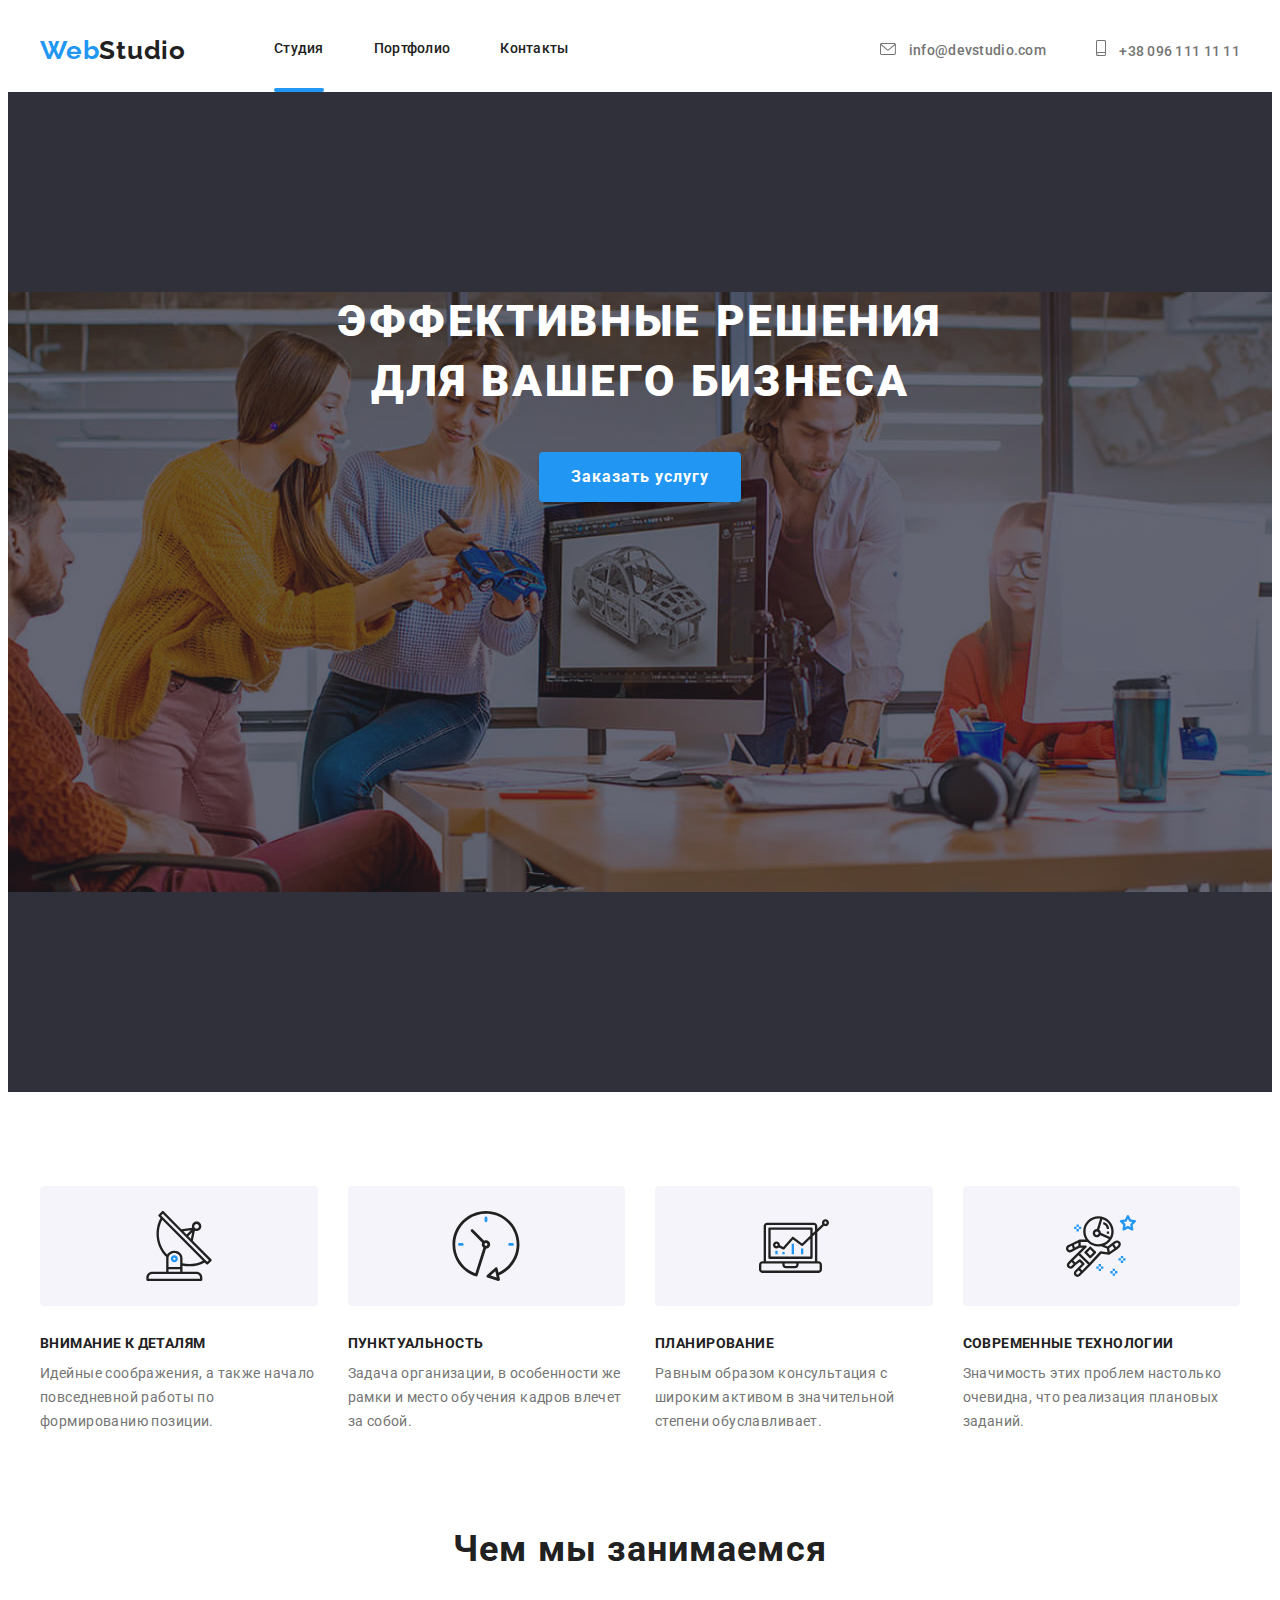
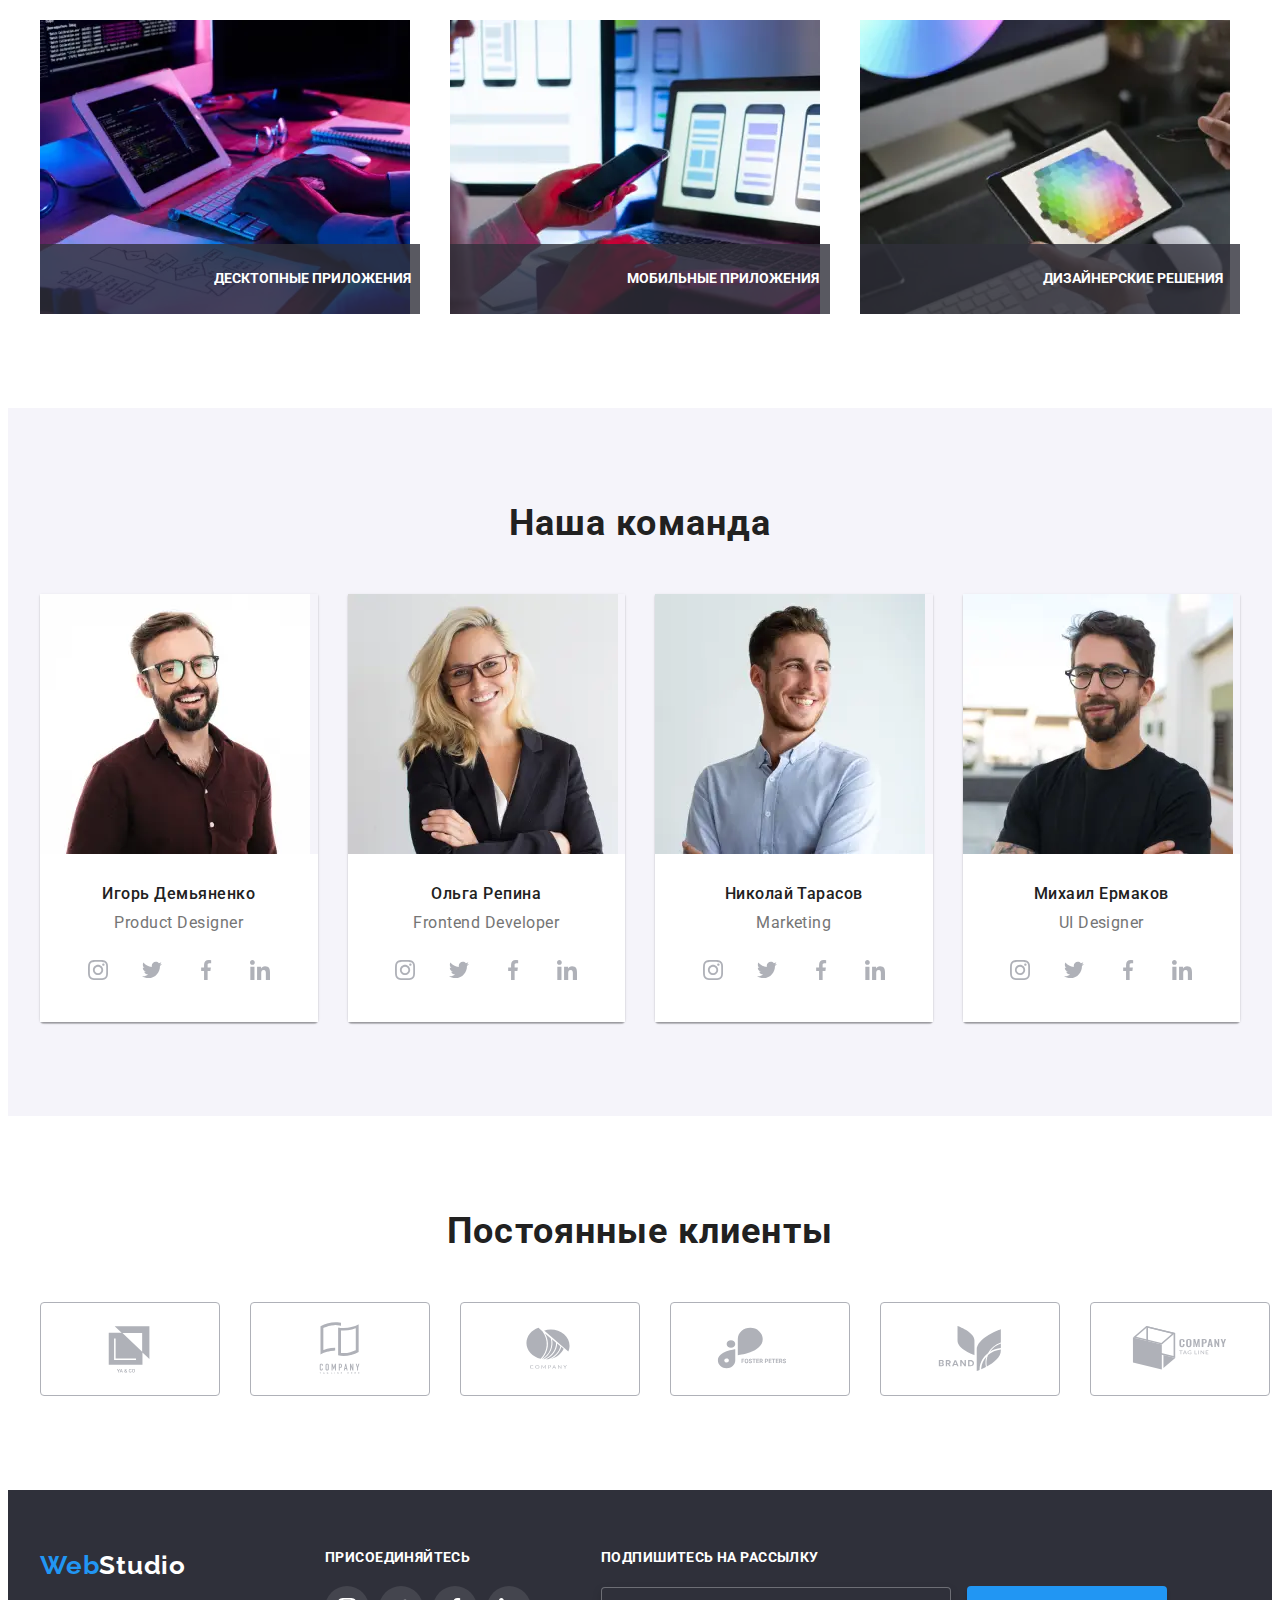
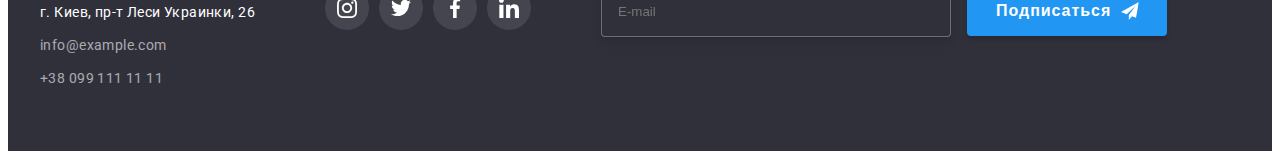
<file: index.html>
<!DOCTYPE html>
<html lang="ru">
  <head>
    <meta charset="UTF-8" />
    <meta http-equiv="X-UA-Compatible" content="IE=edge" />
    <meta name="viewport" content="width=device-width, initial-scale=1.0" />
    <title>WebStudio</title>
    <link rel="preconnect" href="https://fonts.googleapis.com" />
    <link rel="preconnect" href="https://fonts.gstatic.com" crossorigin />
    <link
      href="https://fonts.googleapis.com/css2?family=Raleway:wght@700&family=Roboto:wght@400;500;700;900&display=swap"
      rel="stylesheet"
    />
    <link
      rel="stylesheet"
      href="https://cdnjs.cloudflare.com/ajax/libs/modern-normalize/1.1.0/modern-normalize.min.css"
      integrity="sha512-wpPYUAdjBVSE4KJnH1VR1HeZfpl1ub8YT/NKx4PuQ5NmX2tKuGu6U/JRp5y+Y8XG2tV+wKQpNHVUX03MfMFn9Q=="
      crossorigin="anonymous"
      referrerpolicy="no-referrer"
    />
    <link rel="stylesheet" href="./css/main.min.css" />
  </head>
  <body>
    <div class="container"></div>
    <header class="header">
      <div class="container header-container">
        <nav class="header-nav">
          <a lang="en" href="index.html" class="header__logo link">
            <span class="web link">Web</span>Studio
          </a>
          <ul class="menu__list list">
            <li class="menu__item current">
              <a class="menu__link link" href="./index.html">Студия</a>
            </li>
            <li class="menu__item">
              <a class="menu__link link" href="./portfolio.html">Портфолио</a>
            </li>
            <li class="menu__item"><a class="menu__link link" href="">Контакты</a></li>
          </ul>
        </nav>

        <div class="mobile-menu" data-menu>
          <div class="mobile-form-block container">
            <button class="mobile-close-btn" data-menu-close>
              <svg class="mobile-btn-icon" width="40" height="40">
                <use href="./images/sprite.svg#close-mobile-icon"></use>
              </svg>
            </button>
            <ul class="mobile-menu-list list">
              <li class="mobile-menu-item">
                <a class="mobile-menu-link link" href="./index.html">Студия</a>
              </li>
              <li class="mobile-menu-item">
                <a class="mobile-menu-link link" href="./portfolio.html">Портфолио</a>
              </li>
              <li class="mobile-menu-item">
                <a class="mobile-menu-link link" href="">Контакты</a>
              </li>
            </ul>

            <div class="mobile-connect">
              <ul class="mobile-connect-list list">
                <li class="mobile-connect-tel">
                  <a class="mobile-link-tel link" href="tel:+380961111111">+38 096 111 11 11</a>
                </li>
                <li class="mobile-connect-mail">
                  <a class="mobile-link-mail link" href="mailto:info@devstudio.com"
                    >info@devstudio.com</a
                  >
                </li>
              </ul>
              <ul class="mobile-menu-social list">
                <li class="mobile-menu-social-item">
                  <a class="mobile-social-link link" href="#">Instagram</a>
                </li>
                <li class="mobile-menu-social-item">
                  <a class="mobile-social-link link" href="#">Twitter</a>
                </li>
                <li class="mobile-menu-social-item">
                  <a class="mobile-social-link link" href="#">Facebook</a>
                </li>
                <li class="mobile-menu-social-item">
                  <a class="mobile-social-link link" href="#">LinkedIn</a>
                </li>
              </ul>
            </div>
          </div>
        </div>
        <div class="header-connect">
          <ul class="nav__adress list">
            <li class="nav__item">
              <a class="header__mail link nav-connect" href="mailto:info@devstudio.com">
                <svg class="icon-mail" width="16" height="12">
                  <use href="./images/mail-tel.svg#icon-mail"></use>
                </svg>
                info@devstudio.com</a
              >
            </li>
            <li class="nav__item">
              <a class="header__tel link nav-connect" href="tel:+380961111111">
                <svg class="icon-mail" width="10" height="16">
                  <use href="./images/mail-tel.svg#icon-tell"></use>
                </svg>
                +38 096 111 11 11</a
              >
            </li>
          </ul>
        </div>
        <!-- start MB menu -->
        <button class="burger-btn" data-menu-open>
          <svg class="burger-btn-icon" width="40" height="40">
            <use href="./images/sprite.svg#icon-menu-btn"></use>
          </svg>
        </button>

        <!-- End MB menu -->
      </div>
    </header>
    <main>
      <section class="hero main">
        <div class="container hero-container">
          <h1 class="headlines hero-headlines">
            Эффективные решения <br />
            для вашего бизнеса
          </h1>
          <button class="button-service button-hero" data-modal-open type="button">
            Заказать услугу
          </button>
        </div>
      </section>

      <section class="about">
        <div class="container about-container">
          <ul class="hero-list list about-list">
            <li class="hero-menu about-item">
              <div class="hero-icon-list">
                <svg class="hero-icon-item">
                  <use href="./images/sprite.svg#icon-antenna"></use>
                </svg>
              </div>
              <h3 class="hero-item about-headlines">Внимание к деталям</h3>
              <p class="hero-pages hero-after-title">
                Идейные соображения, а также начало повседневной работы по формированию позиции.
              </p>
            </li>
            <li class="hero-menu about-item">
              <div class="hero-icon-list">
                <svg class="hero-icon-item">
                  <use href="./images/sprite.svg#icon-clock"></use>
                </svg>
              </div>
              <h3 class="hero-item about-headlines">Пунктуальность</h3>
              <p class="hero-pages hero-after-title">
                Задача организации, в особенности же рамки и место обучения кадров влечет за собой.
              </p>
            </li>
            <li class="hero-menu about-item">
              <div class="hero-icon-list">
                <svg class="hero-icon-item">
                  <use href="./images/sprite.svg#icon-diagram"></use>
                </svg>
              </div>
              <h3 class="hero-item about-headlines">Планирование</h3>
              <p class="hero-pages hero-after-title">
                Равным образом консультация с широким активом в значительной степени обуславливает.
              </p>
            </li>
            <li class="hero-menu about-item">
              <div class="hero-icon-list">
                <svg class="hero-icon-item">
                  <use href="./images/sprite.svg#icon-astronaut"></use>
                </svg>
              </div>
              <h3 class="hero-item about-headlines">Современные технологии</h3>
              <p class="hero-pages hero-after-title">
                Значимость этих проблем настолько очевидна, что реализация плановых заданий.
              </p>
            </li>
          </ul>
        </div>
      </section>
      <section class="activity">
        <div class="container activity-container">
          <ul class="activity-list list activity-menu">
            <li class="activity-item about-activity-item">
              <h3 class="activity-headlines">Чем мы занимаемся</h3>
            </li>
          </ul>
          <ul class="photo-list list">
            <li class="activity-photo">
              <div class="activity-photo-wrap">
                <picture>
                  <source
                    media="(min-width: 1200px)"
                    srcset="
                      ./images/occupation/occ-1-desktop.webp    1x,
                      ./images/occupation/occ-1-desktop@2x.webp 2x
                    "
                    type="image/webp"
                  />
                  <source
                    media="(min-width: 1200px)"
                    srcset="
                      ./images/occupation/occ-1-desktop.jpg    1x,
                      ./images/occupation/occ-1-desktop@2x.jpg 2x
                    "
                    type="image/webp"
                  />
                  <img src="./images/img1.jpg" alt="програмирование" />
                </picture>

                <p class="activity-text">Десктопные приложения</p>
              </div>
            </li>
            <li class="activity-photo">
              <div class="activity-photo-wrap">
                <picture>
                  <source
                    media="(min-width: 1200px)"
                    srcset="
                      ./images/occupation/occ-2-desktop.webp    1x,
                      ./images/occupation/occ-2-desktop@2x.webp 2x
                    "
                    type="image/webp"
                  />
                  <source
                    media="(min-width: 1200px)"
                    srcset="
                      ./images/occupation/occ-2-desktop.jpg    1x,
                      ./images/occupation/occ-2-desktop@2x.jpg 2x
                    "
                    type="image/webp"
                  />
                  <img src="./images/img2.jpg" alt="мобильные версии" />
                </picture>

                <p class="activity-text">Мобильные приложения</p>
              </div>
            </li>
            <li class="activity-photo">
              <div class="activity-photo-wrap">
                <picture>
                  <source
                    media="(min-width: 1200px)"
                    srcset="
                      ./images/occupation/occ-3-desktop.webp    1x,
                      ./images/occupation/occ-3-desktop@2x.webp 2x
                    "
                    type="image/webp"
                  />
                  <source
                    media="(min-width: 1200px)"
                    srcset="
                      ./images/occupation/occ-3-desktop.jpg    1x,
                      ./images/occupation/occ-3-desktop@2x.jpg 2x
                    "
                    type="image/webp"
                  />
                  <img src="./images/img3.jpg" alt="дизайн" />
                </picture>

                <p class="activity-text">Дизайнерские решения</p>
              </div>
            </li>
          </ul>
        </div>
      </section>
      <section class="team">
        <div class="container team-container">
          <h2 class="headline-teams about-teams">Наша команда</h2>
          <ul class="teams-list list teams-menu">
            <li class="team-photo">
              <picture>
                <source
                  media="(min-width: 1200px)"
                  srcset="
                    ./images/team/team-1-desktop.webp    1x,
                    ./images/team/team-1-desktop@2x.webp 2x
                  "
                  type="image/webp"
                />
                <source
                  media="(min-width: 1200px)"
                  srcset="
                    ./images/team/team-1-desktop.jpg    1x,
                    ./images/team/team-1-desktop@2x.jpg 2x
                  "
                  type="image/webp"
                />

                <source
                  media="(min-width: 768px)"
                  srcset="
                    ./images/team/team-1-tablet.webp    1x,
                    ./images/team/team-1-tablet@2x.webp 2x
                  "
                  type="image/webp"
                />
                <source
                  media="(min-width: 768px)"
                  srcset="./images/team/team-1-tablet.jpg 1x, ./images/team/team-1-tablet@2x.jpg 2x"
                  type="image/webp"
                />

                <source
                  media="(min-width: 480px)"
                  srcset="./images/team/team-1.webp 1x, ./images/team/team-1@2x.webp 2x"
                  type="image/webp"
                />
                <source
                  media="(min-width: 480px)"
                  srcset="./images/team/team-1.jpg 1x, ./images/team/team-1@2x.jpg 2x"
                  type="image/webp"
                />
                <img src="./images/masters-img-1.jpg" alt="Игорь Демьяненко" />
              </picture>

              <div class="team-photo-description">
                <h3 class="headline-team">Игорь Демьяненко</h3>
                <p class="team-pages" lang="en">Product Designer</p>
                <ul class="team-social social-list list">
                  <li class="team-icon-item">
                    <a href="" class="team-link">
                      <svg class="team-icon-svg" width="20" height="20">
                        <use href="./images/social-link.svg#icon-instagram"></use>
                      </svg>
                    </a>
                  </li>
                  <li class="team-icon-item">
                    <a href="" class="team-link">
                      <svg class="team-icon-svg" width="20" height="20">
                        <use href="./images/social-link.svg#icon-twitter"></use>
                      </svg>
                    </a>
                  </li>
                  <li class="team-icon-item">
                    <a href="" class="team-link">
                      <svg class="team-icon-svg" width="20" height="20">
                        <use href="./images/social-link.svg#icon-facebook"></use>
                      </svg>
                    </a>
                  </li>
                  <li class="team-icon-item">
                    <a href="" class="team-link">
                      <svg class="team-icon-svg" width="20" height="20">
                        <use href="./images/social-link.svg#icon-linkedin"></use>
                      </svg>
                    </a>
                  </li>
                </ul>
              </div>
            </li>
            <li class="team-photo">
              <picture>
                <source
                  media="(min-width: 1200px)"
                  srcset="
                    ./images/team/team-2-desktop.webp    1x,
                    ./images/team/team-2-desktop@2x.webp 2x
                  "
                  type="image/webp"
                />
                <source
                  media="(min-width: 1200px)"
                  srcset="
                    ./images/team/team-2-desktop.jpg    1x,
                    ./images/team/team-2-desktop@2x.jpg 2x
                  "
                  type="image/webp"
                />

                <source
                  media="(min-width: 768px)"
                  srcset="
                    ./images/team/team-2-tablet.webp    1x,
                    ./images/team/team-2-tablet@2x.webp 2x
                  "
                  type="image/webp"
                />
                <source
                  media="(min-width: 768px)"
                  srcset="./images/team/team-2-tablet.jpg 1x, ./images/team/team-2-tablet@2x.jpg 2x"
                  type="image/webp"
                />

                <source
                  media="(min-width: 480px)"
                  srcset="./images/team/team-2.webp 1x, ./images/team/team-2@2x.webp 2x"
                  type="image/webp"
                />
                <source
                  media="(min-width: 480px)"
                  srcset="./images/team/team-2.jpg 1x, ./images/team/team-2@2x.jpg 2x"
                  type="image/webp"
                />
                <img src="./images/masters-img-2.jpg" alt="Ольга Репина" />
              </picture>

              <div class="team-photo-description">
                <h3 class="headline-team">Ольга Репина</h3>
                <p class="team-pages" lang="en">Frontend Developer</p>
                <ul class="team-social social-list list">
                  <li class="team-icon-item">
                    <a href="" class="team-link">
                      <svg class="team-icon-svg" width="20" height="20">
                        <use href="./images/social-link.svg#icon-instagram"></use>
                      </svg>
                    </a>
                  </li>
                  <li class="team-icon-item">
                    <a href="" class="team-link">
                      <svg class="team-icon-svg" width="20" height="20">
                        <use href="./images/social-link.svg#icon-twitter"></use>
                      </svg>
                    </a>
                  </li>
                  <li class="team-icon-item">
                    <a href="" class="team-link">
                      <svg class="team-icon-svg" width="20" height="20">
                        <use href="./images/social-link.svg#icon-facebook"></use>
                      </svg>
                    </a>
                  </li>
                  <li class="team-icon-item">
                    <a href="" class="team-link">
                      <svg class="team-icon-svg" width="20" height="20">
                        <use href="./images/social-link.svg#icon-linkedin"></use>
                      </svg>
                    </a>
                  </li>
                </ul>
              </div>
            </li>
            <li class="team-photo">
              <picture>
                <source
                  media="(min-width: 1200px)"
                  srcset="
                    ./images/team/team-3-desktop.webp    1x,
                    ./images/team/team-3-desktop@2x.webp 2x
                  "
                  type="image/webp"
                />
                <source
                  media="(min-width: 1200px)"
                  srcset="
                    ./images/team/team-3-desktop.jpg    1x,
                    ./images/team/team-3-desktop@2x.jpg 2x
                  "
                  type="image/webp"
                />

                <source
                  media="(min-width: 768px)"
                  srcset="
                    ./images/team/team-3-tablet.webp    1x,
                    ./images/team/team-3-tablet@2x.webp 2x
                  "
                  type="image/webp"
                />
                <source
                  media="(min-width: 768px)"
                  srcset="./images/team/team-3-tablet.jpg 1x, ./images/team/team-3-tablet@2x.jpg 2x"
                  type="image/webp"
                />

                <source
                  media="(min-width: 480px)"
                  srcset="./images/team/team-3.webp 1x, ./images/team/team-3@2x.webp 2x"
                  type="image/webp"
                />
                <source
                  media="(min-width: 480px)"
                  srcset="./images/team/team-3.jpg 1x, ./images/team/team-3@2x.jpg 2x"
                  type="image/webp"
                />
                <img src="./images/masters-img-3.jpg" alt="Николай Тарасов" />
              </picture>
              <div class="team-photo-description">
                <h3 class="headline-team">Николай Тарасов</h3>
                <p class="team-pages" lang="en">Marketing</p>
                <ul class="team-social social-list list">
                  <li class="team-icon-item">
                    <a href="" class="team-link">
                      <svg class="team-icon-svg" width="20" height="20">
                        <use href="./images/social-link.svg#icon-instagram"></use>
                      </svg>
                    </a>
                  </li>
                  <li class="team-icon-item">
                    <a href="" class="team-link">
                      <svg class="team-icon-svg" width="20" height="20">
                        <use href="./images/social-link.svg#icon-twitter"></use>
                      </svg>
                    </a>
                  </li>
                  <li class="team-icon-item">
                    <a href="" class="team-link">
                      <svg class="team-icon-svg" width="20" height="20">
                        <use href="./images/social-link.svg#icon-facebook"></use>
                      </svg>
                    </a>
                  </li>
                  <li class="team-icon-item">
                    <a href="" class="team-link">
                      <svg class="team-icon-svg" width="20" height="20">
                        <use href="./images/social-link.svg#icon-linkedin"></use>
                      </svg>
                    </a>
                  </li>
                </ul>
              </div>
            </li>
            <li class="team-photo">
              <picture>
                <source
                  media="(min-width: 1200px)"
                  srcset="
                    ./images/team/team-4-desktop.webp    1x,
                    ./images/team/team-4-desktop@2x.webp 2x
                  "
                  type="image/webp"
                />
                <source
                  media="(min-width: 1200px)"
                  srcset="
                    ./images/team/team-4-desktop.jpg    1x,
                    ./images/team/team-4-desktop@2x.jpg 2x
                  "
                  type="image/webp"
                />

                <source
                  media="(min-width: 768px)"
                  srcset="
                    ./images/team/team-4-tablet.webp    1x,
                    ./images/team/team-4-tablet@2x.webp 2x
                  "
                  type="image/webp"
                />
                <source
                  media="(min-width: 768px)"
                  srcset="./images/team/team-4-tablet.jpg 1x, ./images/team/team-4-tablet@2x.jpg 2x"
                  type="image/webp"
                />

                <source
                  media="(min-width: 480px)"
                  srcset="./images/team/team-4.webp 1x, ./images/team/team-4@2x.webp 2x"
                  type="image/webp"
                />
                <source
                  media="(min-width: 480px)"
                  srcset="./images/team/team-4.jpg 1x, ./images/team/team-4@2x.jpg 2x"
                  type="image/webp"
                />
                <img src="./images/masters-img-4.jpg" alt="Михаил Ермаков" />
              </picture>

              <div class="team-photo-description">
                <h3 class="headline-team">Михаил Ермаков</h3>
                <p class="team-pages" lang="en">UI Designer</p>
                <ul class="team-social social-list list">
                  <li class="team-icon-item">
                    <a href="" class="team-link">
                      <svg class="team-icon-svg" width="20" height="20">
                        <use href="./images/social-link.svg#icon-instagram"></use>
                      </svg>
                    </a>
                  </li>
                  <li class="team-icon-item">
                    <a href="" class="team-link">
                      <svg class="team-icon-svg" width="20" height="20">
                        <use href="./images/social-link.svg#icon-twitter"></use>
                      </svg>
                    </a>
                  </li>
                  <li class="team-icon-item">
                    <a href="" class="team-link">
                      <svg class="team-icon-svg" width="20" height="20">
                        <use href="./images/social-link.svg#icon-facebook"></use>
                      </svg>
                    </a>
                  </li>
                  <li class="team-icon-item">
                    <a href="" class="team-link">
                      <svg class="team-icon-svg" width="20" height="20">
                        <use href="./images/social-link.svg#icon-linkedin"></use>
                      </svg>
                    </a>
                  </li>
                </ul>
              </div>
            </li>
          </ul>
        </div>
      </section>
      <section class="customers">
        <div class="container">
          <h2 class="headline-customers">Постоянные клиенты</h2>
          <ul class="customer-list list">
            <li class="customer-icon-list">
              <a href="" class="customer-link">
                <svg class="customer-icon-item">
                  <use href="./images/customers.svg#icon-logo1"></use>
                </svg>
              </a>
            </li>
            <li class="customer-icon-list">
              <a href="" class="customer-link">
                <svg class="customer-icon-item">
                  <use href="./images/customers.svg#icon-logo2"></use>
                </svg>
              </a>
            </li>
            <li class="customer-icon-list">
              <a href="" class="customer-link">
                <svg class="customer-icon-item">
                  <use href="./images/customers.svg#icon-logo3"></use>
                </svg>
              </a>
            </li>
            <li class="customer-icon-list">
              <a href="" class="customer-link">
                <svg class="customer-icon-item">
                  <use href="./images/customers.svg#icon-logo4"></use>
                </svg>
              </a>
            </li>
            <li class="customer-icon-list">
              <a href="" class="customer-link">
                <svg class="customer-icon-item">
                  <use href="./images/customers.svg#icon-logo5"></use>
                </svg>
              </a>
            </li>
            <li class="customer-icon-list">
              <a href="" class="customer-link">
                <svg class="customer-icon-item">
                  <use href="./images/customers.svg#icon-logo6"></use>
                </svg>
              </a>
            </li>
          </ul>
        </div>
      </section>
    </main>

    <footer class="footer">
      <div class="container footer-container">
        <div class="footer-adress-social">
          <div class="address-footer">
            <a lang="en" href="index.html" class="logo__footer link">
              <span class="web link">Web</span>Studio
            </a>
            <address class="footer-adress">
              <ul class="footer__list list">
                <li class="footer__item">
                  <a
                    class="footer-item__link link"
                    href="https://goo.gl/maps/RkRpiGDQGRwnNrZ36"
                    target="_blank"
                    rel="noopener noreferrer"
                  >
                    г. Киев, пр-т Леси Украинки, 26
                  </a>
                </li>
                <li class="footer__item">
                  <a class="footer__link link" href="mailto:info@example.com"> info@example.com </a>
                </li>
                <li class="footer__item">
                  <a class="footer__link link" href="tel:+380991111111"> +38 099 111 11 11 </a>
                </li>
              </ul>
            </address>
          </div>

          <div class="social-footer">
            <h2 class="footer-title">присоединяйтесь</h2>
            <ul class="footer-icon__list list">
              <li class="footer-icon__item">
                <a href="" class="footer-icon__link">
                  <svg class="footer-icon-svg" width="20" height="20">
                    <use href="./images/social-link.svg#icon-instagram"></use>
                  </svg>
                </a>
              </li>
              <li class="footer-icon__item">
                <a href="" class="footer-icon__link">
                  <svg class="footer-icon-svg" width="20" height="20">
                    <use href="./images/social-link.svg#icon-twitter"></use>
                  </svg>
                </a>
              </li>
              <li class="footer-icon__item">
                <a href="" class="footer-icon__link">
                  <svg class="footer-icon-svg" width="20" height="20">
                    <use href="./images/social-link.svg#icon-facebook"></use>
                  </svg>
                </a>
              </li>
              <li class="footer-icon__item">
                <a href="" class="footer-icon__link">
                  <svg class="footer-icon-svg" width="20" height="20">
                    <use href="./images/social-link.svg#icon-linkedin"></use>
                  </svg>
                </a>
              </li>
            </ul>
          </div>
        </div>

        <div class="subscribe">
          <form action="#" class="subscribe-form">
            <p class="subscribe-form-pages">Подпишитесь на рассылку</p>
            <input
              type="email"
              class="modal-form__mail"
              name="user-email"
              placeholder="E-mail"
              pattern="[a-z0-9._%+-]+@[a-z0-9.-]+\.[a-z]{2,4}$"
              title="mail@mail.com"
            />

            <button type="submit" class="subscribe-form__button">
              Подписаться
              <svg class="submit-icon" width="24" height="24">
                <use href="./images/sprite.svg#icon-telegram"></use>
              </svg>
            </button>
          </form>
        </div>
      </div>
    </footer>
    <div class="backdrop is-hidden" data-modal>
      <div class="modal">
        <button type="button" class="modal-btn" data-modal-close>
          <svg class="modal-close-icon" width="11" height="11">
            <use href="./images/sprite.svg#icon-close"></use>
          </svg>
        </button>
        <form action="#" class="modal-form">
          <p class="modal-form-head">Оставьте свои данные, мы вам перезвоним</p>
          <label class="modal-form-field"
            >Имя
            <span class="modal-form-wrapper">
              <input
                type="text"
                class="modal-form-input"
                name="user-name"
                minlength="2"
                pattern="[a-zA-Zа-яёА-ЯЁ]+"
                title="Имя должно содержать символы кириллицы или латиницы"
                required
              />
              <svg class="modal-form-icon" width="12" height="12">
                <use href="./images/sprite.svg#icon-form-user"></use>
              </svg>
            </span>
          </label>

          <label class="modal-form-field"
            >Телефон
            <span class="modal-form-wrapper">
              <input
                type="tel"
                class="modal-form-input"
                name="user-tel"
                pattern="[0-9]{3}-[0-9]{3}-[0-9]{2}-[0-9]{2}"
                title="099-999-99-99"
                required
              />
              <svg class="modal-form-icon" width="13" height="13">
                <use href="./images/sprite.svg#icon-form-tel"></use>
              </svg>
            </span>
          </label>

          <label class="modal-form-field"
            >Почта
            <span class="modal-form-wrapper">
              <input
                type="email"
                class="modal-form-input"
                name="user-email"
                pattern="[a-z0-9._%+-]+@[a-z0-9.-]+\.[a-z]{2,4}$"
                title="mail@mail.com"
                required
              />

              <svg class="modal-form-icon" width="15" height="12">
                <use href="./images/sprite.svg#icon-form-mail"></use>
              </svg>
            </span>
          </label>

          <label class="modal-form-field"
            >Комментарий
            <textarea
              class="modal-form-message"
              name="user-message"
              placeholder="Введите текст"
            ></textarea>
          </label>
          <input type="checkbox" id="accept-policy" class="modal-form-checkbox visually-hidden" />
          <label for="accept-policy" class="modal-form-check-box-label"
            >Соглашаюсь с рассылкой и принимаю&nbsp;
            <a class="modal-form-chekbox-link" href="./index.html">Условия договора</a></label
          >

          <button class="modal-form-button" type="submit">Отправить</button>
        </form>
      </div>
    </div>
    <script src="./js/modal.js"></script>
    <script src="./js/mobile-menu.js"></script>
  </body>
</html>
</file>
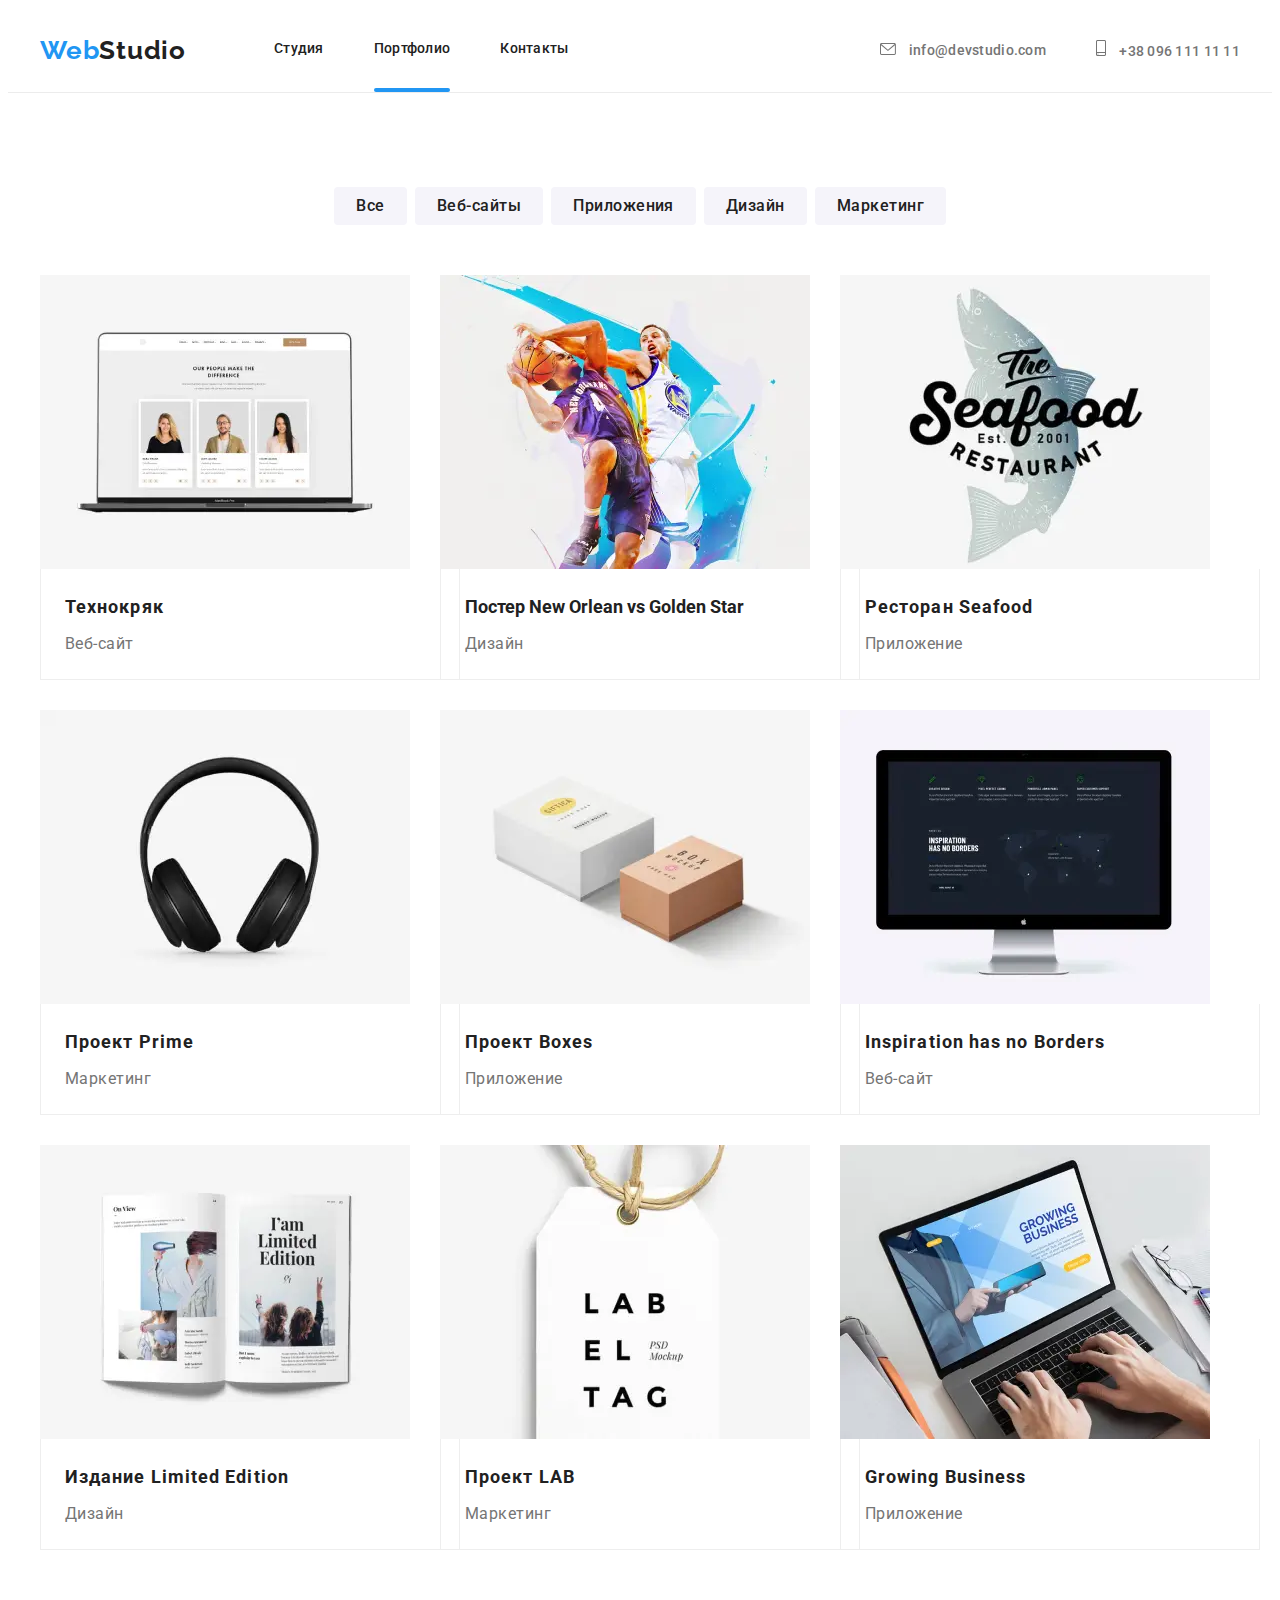
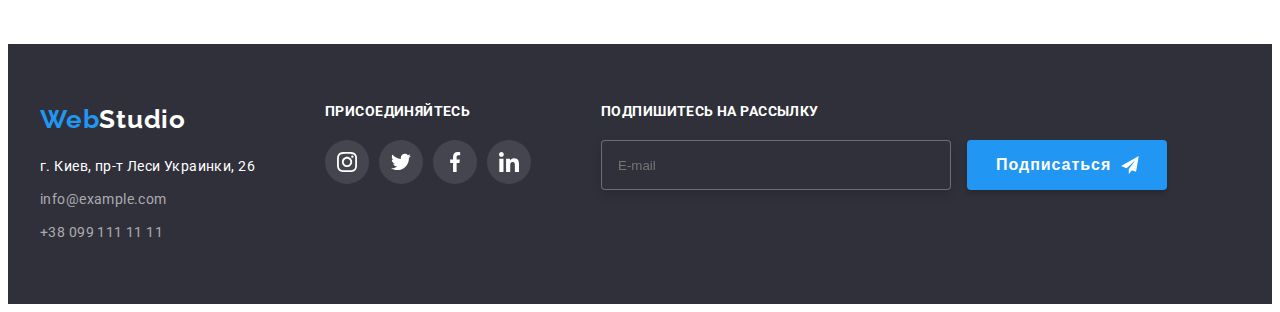
<file: portfolio.html>
<!DOCTYPE html>
<html lang="ru">
  <head>
    <meta charset="UTF-8" />
    <meta http-equiv="X-UA-Compatible" content="IE=edge" />
    <meta name="viewport" content="width=device-width, initial-scale=1.0" />
    <title>WebStudio</title>
    <link rel="preconnect" href="https://fonts.googleapis.com" />
    <link rel="preconnect" href="https://fonts.gstatic.com" crossorigin />
    <link
      href="https://fonts.googleapis.com/css2?family=Raleway:wght@700&family=Roboto:wght@400;500;700;900&display=swap"
      rel="stylesheet"
    />
    <link
      rel="stylesheet"
      href="https://cdnjs.cloudflare.com/ajax/libs/modern-normalize/1.1.0/modern-normalize.min.css"
      integrity="sha512-wpPYUAdjBVSE4KJnH1VR1HeZfpl1ub8YT/NKx4PuQ5NmX2tKuGu6U/JRp5y+Y8XG2tV+wKQpNHVUX03MfMFn9Q=="
      crossorigin="anonymous"
      referrerpolicy="no-referrer"
    />
    <link rel="stylesheet" href="./css/main.min.css" />
  </head>
  <body>
    <div class="container"></div>
    <header class="header header-line">
      <div class="container header-container">
        <nav class="header-nav">
          <a lang="en" href="index.html" class="header__logo link">
            <span class="web link">Web</span>Studio
          </a>
          <ul class="menu__list list">
            <li class="menu__item ">
              <a class="menu__link link" href="./index.html">Студия</a>
            </li>
            <li class="menu__item current">
              <a class="menu__link link" href="./portfolio.html">Портфолио</a>
            </li>
            <li class="menu__item"><a class="menu__link link" href="">Контакты</a></li>
          </ul>
        </nav>

        <div class="mobile-menu" data-menu>
          <div class="mobile-form-block container">
            <button class="mobile-close-btn" data-menu-close>
              <svg class="mobile-btn-icon" width="40" height="40">
                <use href="./images/sprite.svg#close-mobile-icon"></use>
              </svg>
            </button>
            <ul class="mobile-menu-list list">
              <li class="mobile-menu-item">
                <a class="mobile-menu-link link" href="./index.html">Студия</a>
              </li>
              <li class="mobile-menu-item">
                <a class="mobile-menu-link link" href="./portfolio.html">Портфолио</a>
              </li>
              <li class="mobile-menu-item">
                <a class="mobile-menu-link link" href="">Контакты</a>
              </li>
            </ul>

            <div class="mobile-connect">
              <ul class="mobile-connect-list list">
                <li class="mobile-connect-tel">
                  <a class="mobile-link-tel link" href="tel:+380961111111">+38 096 111 11 11</a>
                </li>
                <li class="mobile-connect-mail">
                  <a class="mobile-link-mail link" href="mailto:info@devstudio.com"
                    >info@devstudio.com</a
                  >
                </li>
              </ul>
              <ul class="mobile-menu-social list">
                <li class="mobile-menu-social-item">
                  <a class="mobile-social-link link" href="#">Instagram</a>
                </li>
                <li class="mobile-menu-social-item">
                  <a class="mobile-social-link link" href="#">Twitter</a>
                </li>
                <li class="mobile-menu-social-item">
                  <a class="mobile-social-link link" href="#">Facebook</a>
                </li>
                <li class="mobile-menu-social-item">
                  <a class="mobile-social-link link" href="#">LinkedIn</a>
                </li>
              </ul>
            </div>
          </div>
        </div>
        <div class="header-connect">
          <ul class="nav__adress list">
            <li class="nav__item">
              <a class="header__mail link nav-connect" href="mailto:info@devstudio.com">
                <svg class="icon-mail" width="16" height="12">
                  <use href="./images/mail-tel.svg#icon-mail"></use>
                </svg>
                info@devstudio.com</a
              >
            </li>
            <li class="nav__item">
              <a class="header__tel link nav-connect" href="tel:+380961111111">
                <svg class="icon-mail" width="10" height="16">
                  <use href="./images/mail-tel.svg#icon-tell"></use>
                </svg>
                +38 096 111 11 11</a
              >
            </li>
          </ul>
        </div>
        <!-- start MB menu -->
        <button class="burger-btn" data-menu-open>
          <svg class="burger-btn-icon" width="40" height="40">
            <use href="./images/sprite.svg#icon-menu-btn"></use>
          </svg>
        </button>

        <!-- End MB menu -->
      </div>
    </header>
    <main>
      <section class="buttons">
        <div class="container">
          <ul class="buttons-menu buttons-container list">
            <li class="button-item">
              <button class="button-chapter" type="button">Все</button>
            </li>
            <li class="button-item">
              <button class="button-chapter" type="button">Веб-сайты</button>
            </li>
            <li class="button-item">
              <button class="button-chapter" type="button">Приложения</button>
            </li>
            <li class="button-item">
              <button class="button-chapter" type="button">Дизайн</button>
            </li>
            <li class="button-item">
              <button class="button-chapter" type="button">Маркетинг</button>
            </li>
          </ul>
          <ul class="photo-menu list">
            <li class="photo-item">
              <div class="photo-item-wrap">
                <a href="" class="photo-focus link">
                  <picture>
                <source
                  media="(min-width: 1200px)"
                  srcset="
                    ./images/works/works-1-desktop.webp    1x,
                    ./images/works/works-1-desktop@2x.webp 2x
                  "
                  type="image/webp"
                />
                <source
                  media="(min-width: 1200px)"
                  srcset="
                    ./images/works/works-1-desktop.jpg    1x,
                    ./images/works/works-1-desktop@2x.jpg 2x
                  "
                  type="image/webp"
                />

                <source
                  media="(min-width: 768px)"
                  srcset="
                    ./images/works/works-1-tablet.webp    1x,
                    ./images/works/works-1-tablet@2x.webp 2x
                  "
                  type="image/webp"
                />
                <source
                  media="(min-width: 768px)"
                  srcset="
                    ./images/works/works-1-tablet.jpg    1x,
                    ./images/works/works-1-tablet@2x.jpg 2x
                  "
                  type="image/webp"
                />

                <source
                  media="(min-width: 480px)"
                  srcset="./images/works/works-1.webp 1x, ./images/works/works-1@2x.webp 2x"
                  type="image/webp"
                />
                <source
                  media="(min-width: 480px)"
                  srcset="./images/works/works-1.jpg 1x, ./images/works/works-1@2x.jpg 2x"
                  type="image/webp"
                />
                <img src="./images/portfolio/techno-crack.jpg" alt="техно-кряк"/>
              </picture>
                
                <p class="photo-text">
                  Технокряк это современная площадка распространения коронавируса. Компании
                  используют эту платформу для цифрового шпионажа и атак на защищённые сервера
                  конкурентов.
                </p>
              </div>
                <div class="photo-description">
                  <h3 class="photo-headline">Технокряк</h3>
                  <p class="photo-pages">Веб-сайт</p>
                </div>
              </a>
            </li>
            <li class="photo-item">
              <div class="photo-item-wrap">
              <a href="" class="photo-focus link">
                <picture>
                <source
                  media="(min-width: 1200px)"
                  srcset="
                    ./images/works/works-2-desktop.webp    1x,
                    ./images/works/works-2-desktop@2x.webp 2x
                  "
                  type="image/webp"
                />
                <source
                  media="(min-width: 1200px)"
                  srcset="
                    ./images/works/works-2-desktop.jpg    1x,
                    ./images/works/works-2-desktop@2x.jpg 2x
                  "
                  type="image/webp"
                />

                <source
                  media="(min-width: 768px)"
                  srcset="
                    ./images/works/works-2-tablet.webp    1x,
                    ./images/works/works-2-tablet@2x.webp 2x
                  "
                  type="image/webp"
                />
                <source
                  media="(min-width: 768px)"
                  srcset="
                    ./images/works/works-2-tablet.jpg    1x,
                    ./images/works/works-2-tablet@2x.jpg 2x
                  "
                  type="image/webp"
                />

                <source
                  media="(min-width: 480px)"
                  srcset="./images/works/works-2.webp 1x, ./images/works/works-2@2x.webp 2x"
                  type="image/webp"
                />
                <source
                  media="(min-width: 480px)"
                  srcset="./images/works/works-2.jpg 1x, ./images/works/works-2@2x.jpg 2x"
                  type="image/webp"
                />
                <img src="./images/portfolio/bascketbal.jpg" alt="Баскетбол"/>
              </picture>
                <p class="photo-text">
                  Технокряк это современная площадка распространения коронавируса. Компании
                  используют эту платформу для цифрового шпионажа и атак на защищённые сервера
                  конкурентов.
                </p>
                </div>
                <div class="photo-description">
                  <h3 class="photo-headline-letter">
                    Постер <span lang="en">New Orlean vs Golden Star</span>
                  </h3>
                  <p class="photo-pages">Дизайн</p>
                
                </div>
              </a>
            </li>
            <li class="photo-item">
              <div class="photo-item-wrap">
              <a href="" class="photo-focus link">
                <picture>
                <source
                  media="(min-width: 1200px)"
                  srcset="
                    ./images/works/works-3-desktop.webp    1x,
                    ./images/works/works-3-desktop@2x.webp 2x
                  "
                  type="image/webp"
                />
                <source
                  media="(min-width: 1200px)"
                  srcset="
                    ./images/works/works-3-desktop.jpg    1x,
                    ./images/works/works-3-desktop@2x.jpg 2x
                  "
                  type="image/webp"
                />

                <source
                  media="(min-width: 768px)"
                  srcset="
                    ./images/works/works-3-tablet.webp    1x,
                    ./images/works/works-3-tablet@2x.webp 2x
                  "
                  type="image/webp"
                />
                <source
                  media="(min-width: 768px)"
                  srcset="
                    ./images/works/works-3-tablet.jpg    1x,
                    ./images/works/works-3-tablet@2x.jpg 2x
                  "
                  type="image/webp"
                />

                <source
                  media="(min-width: 480px)"
                  srcset="./images/works/works-3.webp 1x, ./images/works/works-3@2x.webp 2x"
                  type="image/webp"
                />
                <source
                  media="(min-width: 480px)"
                  srcset="./images/works/works-3.jpg 1x, ./images/works/works-3@2x.jpg 2x"
                  type="image/webp"
                />
                <img src="./images/portfolio/seafood.jpg" alt="Ресторан"/>
              </picture>
                <p class="photo-text">
                  Технокряк это современная площадка распространения коронавируса. Компании
                  используют эту платформу для цифрового шпионажа и атак на защищённые сервера
                  конкурентов.
                </p>
                </div>
                <div class="photo-description">
                  <h3 class="photo-headline">Ресторан <span lang="en">Seafood</span></h3>
                  <p class="photo-pages">Приложение</p>
                
                </div>
              </a>
            </li>
            <li class="photo-item">
              <div class="photo-item-wrap">
              <a href="" class="photo-focus link">
                <picture>
                <source
                  media="(min-width: 1200px)"
                  srcset="
                    ./images/works/works-4-desktop.webp    1x,
                    ./images/works/works-4-desktop@2x.webp 2x
                  "
                  type="image/webp"
                />
                <source
                  media="(min-width: 1200px)"
                  srcset="
                    ./images/works/works-4-desktop.jpg    1x,
                    ./images/works/works-4-desktop@2x.jpg 2x
                  "
                  type="image/webp"
                />

                <source
                  media="(min-width: 768px)"
                  srcset="
                    ./images/works/works-4-tablet.webp    1x,
                    ./images/works/works-4-tablet@2x.webp 2x
                  "
                  type="image/webp"
                />
                <source
                  media="(min-width: 768px)"
                  srcset="
                    ./images/works/works-4-tablet.jpg    1x,
                    ./images/works/works-4-tablet@2x.jpg 2x
                  "
                  type="image/webp"
                />

                <source
                  media="(min-width: 480px)"
                  srcset="./images/works/works-4.webp 1x, ./images/works/works-4@2x.webp 2x"
                  type="image/webp"
                />
                <source
                  media="(min-width: 480px)"
                  srcset="./images/works/works-4.jpg 1x, ./images/works/works-4@2x.jpg 2x"
                  type="image/webp"
                />
                <img src="./images/portfolio/prime.jpg" alt="Наушники"/>
              </picture>
                <p class="photo-text">
                  Технокряк это современная площадка распространения коронавируса. Компании
                  используют эту платформу для цифрового шпионажа и атак на защищённые сервера
                  конкурентов.
                </p>
                </div>
                <div class="photo-description">
                  <h3 class="photo-headline">Проект <span lang="en">Prime</span></h3>
                  <p class="photo-pages">Маркетинг</p>
                
                </div>
              </a>
            </li>
            <li class="photo-item">
              <div class="photo-item-wrap">
              <a href="" class="photo-focus link">
                <picture>
                <source
                  media="(min-width: 1200px)"
                  srcset="
                    ./images/works/works-5-desktop.webp    1x,
                    ./images/works/works-5-desktop@2x.webp 2x
                  "
                  type="image/webp"
                />
                <source
                  media="(min-width: 1200px)"
                  srcset="
                    ./images/works/works-5-desktop.jpg    1x,
                    ./images/works/works-5-desktop@2x.jpg 2x
                  "
                  type="image/webp"
                />

                <source
                  media="(min-width: 768px)"
                  srcset="
                    ./images/works/works-5-tablet.webp    1x,
                    ./images/works/works-5-tablet@2x.webp 2x
                  "
                  type="image/webp"
                />
                <source
                  media="(min-width: 768px)"
                  srcset="
                    ./images/works/works-5-tablet.jpg    1x,
                    ./images/works/works-5-tablet@2x.jpg 2x
                  "
                  type="image/webp"
                />

                <source
                  media="(min-width: 480px)"
                  srcset="./images/works/works-5.webp 1x, ./images/works/works-5@2x.webp 2x"
                  type="image/webp"
                />
                <source
                  media="(min-width: 480px)"
                  srcset="./images/works/works-5.jpg 1x, ./images/works/works-5@2x.jpg 2x"
                  type="image/webp"
                />
                <img src="./images/portfolio/boxes.jpg" alt="коробки"/>
              </picture>
                <p class="photo-text">
                  Технокряк это современная площадка распространения коронавируса. Компании
                  используют эту платформу для цифрового шпионажа и атак на защищённые сервера
                  конкурентов.
                </p>
                </div>
                <div class="photo-description">
                  <h3 class="photo-headline">Проект <span lang="en">Boxes</span></h3>
                  <p class="photo-pages">Приложение</p>
                
                </div>
              </a>
            </li>
            <li class="photo-item">
              <div class="photo-item-wrap">
              <a href="" class="photo-focus link">
                <picture>
                <source
                  media="(min-width: 1200px)"
                  srcset="
                    ./images/works/works-6-desktop.webp    1x,
                    ./images/works/works-6-desktop@2x.webp 2x
                  "
                  type="image/webp"
                />
                <source
                  media="(min-width: 1200px)"
                  srcset="
                    ./images/works/works-6-desktop.jpg    1x,
                    ./images/works/works-6-desktop@2x.jpg 2x
                  "
                  type="image/webp"
                />

                <source
                  media="(min-width: 768px)"
                  srcset="
                    ./images/works/works-6-tablet.webp    1x,
                    ./images/works/works-6-tablet@2x.webp 2x
                  "
                  type="image/webp"
                />
                <source
                  media="(min-width: 768px)"
                  srcset="
                    ./images/works/works-6-tablet.jpg    1x,
                    ./images/works/works-6-tablet@2x.jpg 2x
                  "
                  type="image/webp"
                />

                <source
                  media="(min-width: 480px)"
                  srcset="./images/works/works-6.webp 1x, ./images/works/works-6@2x.webp 2x"
                  type="image/webp"
                />
                <source
                  media="(min-width: 480px)"
                  srcset="./images/works/works-6.jpg 1x, ./images/works/works-6@2x.jpg 2x"
                  type="image/webp"
                />
                <img src="./images/portfolio/borders.jpg" alt="интерактивная карта"/>
              </picture>
                <p class="photo-text">
                  Технокряк это современная площадка распространения коронавируса. Компании
                  используют эту платформу для цифрового шпионажа и атак на защищённые сервера
                  конкурентов.
                </p>
                </div>
                <div class="photo-description">
                  <h3 lang="en" class="photo-headline">Inspiration has no Borders</h3>
                  <p class="photo-pages">Веб-сайт</p>
                
                </div>
              </a>
            </li>
            <li class="photo-item">
              <div class="photo-item-wrap">
              <a href="" class="photo-focus link">
                <picture>
                <source
                  media="(min-width: 1200px)"
                  srcset="
                    ./images/works/works-7-desktop.webp    1x,
                    ./images/works/works-7-desktop@2x.webp 2x
                  "
                  type="image/webp"
                />
                <source
                  media="(min-width: 1200px)"
                  srcset="
                    ./images/works/works-7-desktop.jpg    1x,
                    ./images/works/works-7-desktop@2x.jpg 2x
                  "
                  type="image/webp"
                />

                <source
                  media="(min-width: 768px)"
                  srcset="
                    ./images/works/works-7-tablet.webp    1x,
                    ./images/works/works-7-tablet@2x.webp 2x
                  "
                  type="image/webp"
                />
                <source
                  media="(min-width: 768px)"
                  srcset="
                    ./images/works/works-7-tablet.jpg    1x,
                    ./images/works/works-7-tablet@2x.jpg 2x
                  "
                  type="image/webp"
                />

                <source
                  media="(min-width: 480px)"
                  srcset="./images/works/works-7.webp 1x, ./images/works/works-7@2x.webp 2x"
                  type="image/webp"
                />
                <source
                  media="(min-width: 480px)"
                  srcset="./images/works/works-7.jpg 1x, ./images/works/works-7@2x.jpg 2x"
                  type="image/webp"
                />
                <img src="./images/portfolio/limited-edition.jpg" alt="издание"/>
              </picture>
                <p class="photo-text">
                  Технокряк это современная площадка распространения коронавируса. Компании
                  используют эту платформу для цифрового шпионажа и атак на защищённые сервера
                  конкурентов.
                </p>
                </div>
                <div class="photo-description">
                  <h3 class="photo-headline">Издание <span lang="en">Limited Edition</span></h3>
                  <p class="photo-pages">Дизайн</p>
                
                </div>
              </a>
            </li>
            <li class="photo-item">
              <div class="photo-item-wrap">
              <a href="" class="photo-focus link">
                <picture>
                <source
                  media="(min-width: 1200px)"
                  srcset="
                    ./images/works/works-8-desktop.webp    1x,
                    ./images/works/works-8-desktop@2x.webp 2x
                  "
                  type="image/webp"
                />
                <source
                  media="(min-width: 1200px)"
                  srcset="
                    ./images/works/works-8-desktop.jpg    1x,
                    ./images/works/works-8-desktop@2x.jpg 2x
                  "
                  type="image/webp"
                />

                <source
                  media="(min-width: 768px)"
                  srcset="
                    ./images/works/works-8-tablet.webp    1x,
                    ./images/works/works-8-tablet@2x.webp 2x
                  "
                  type="image/webp"
                />
                <source
                  media="(min-width: 768px)"
                  srcset="
                    ./images/works/works-8-tablet.jpg    1x,
                    ./images/works/works-8-tablet@2x.jpg 2x
                  "
                  type="image/webp"
                />

                <source
                  media="(min-width: 480px)"
                  srcset="./images/works/works-8.webp 1x, ./images/works/works-8@2x.webp 2x"
                  type="image/webp"
                />
                <source
                  media="(min-width: 480px)"
                  srcset="./images/works/works-8.jpg 1x, ./images/works/works-8@2x.jpg 2x"
                  type="image/webp"
                />
                <img src="./images/portfolio/lab.jpg" alt="лаборатория"/>
              </picture>
                <p class="photo-text">
                  Технокряк это современная площадка распространения коронавируса. Компании
                  используют эту платформу для цифрового шпионажа и атак на защищённые сервера
                  конкурентов.
                </p>
                </div>
                <div class="photo-description">
                  <h3 class="photo-headline">Проект <span lang="en">LAB</span></h3>
                  <p class="photo-pages">Маркетинг</p>
                
                </div>
              </a>
            </li>
            <li class="photo-item">
              <div class="photo-item-wrap">
              <a href="" class="photo-focus link">
                <picture>
                <source
                  media="(min-width: 1200px)"
                  srcset="
                    ./images/works/works-9-desktop.webp    1x,
                    ./images/works/works-9-desktop@2x.webp 2x
                  "
                  type="image/webp"
                />
                <source
                  media="(min-width: 1200px)"
                  srcset="
                    ./images/works/works-9-desktop.jpg    1x,
                    ./images/works/works-9-desktop@2x.jpg 2x
                  "
                  type="image/webp"
                />

                <source
                  media="(min-width: 768px)"
                  srcset="
                    ./images/works/works-9-tablet.webp    1x,
                    ./images/works/works-9-tablet@2x.webp 2x
                  "
                  type="image/webp"
                />
                <source
                  media="(min-width: 768px)"
                  srcset="
                    ./images/works/works-9-tablet.jpg    1x,
                    ./images/works/works-9-tablet@2x.jpg 2x
                  "
                  type="image/webp"
                />

                <source
                  media="(min-width: 480px)"
                  srcset="./images/works/works-9.webp 1x, ./images/works/works-9@2x.webp 2x"
                  type="image/webp"
                />
                <source
                  media="(min-width: 480px)"
                  srcset="./images/works/works-9.jpg 1x, ./images/works/works-9@2x.jpg 2x"
                  type="image/webp"
                />
                <img src="./images/portfolio/business.jpg" alt="бизнес"/>
              </picture>
                <p class="photo-text">
                  Технокряк это современная площадка распространения коронавируса. Компании
                  используют эту платформу для цифрового шпионажа и атак на защищённые сервера
                  конкурентов.
                </p>
                </div>
                <div class="photo-description">
                  <h3 lang="en" class="photo-headline">Growing Business</h3>
                  <p class="photo-pages">Приложение</p>
                
                </div>
              </a>
            </li>
          </ul>
        </div>
      </section>
    </main>
        <footer class="footer">
      <div class="container footer-container">
        <div class="footer-adress-social">
          <div class="address-footer">
            <a lang="en" href="index.html" class="logo__footer link">
              <span class="web link">Web</span>Studio
            </a>
            <address class="footer-adress">
              <ul class="footer__list list">
                <li class="footer__item">
                  <a
                    class="footer-item__link link"
                    href="https://goo.gl/maps/RkRpiGDQGRwnNrZ36"
                    target="_blank"
                    rel="noopener noreferrer"
                  >
                    г. Киев, пр-т Леси Украинки, 26
                  </a>
                </li>
                <li class="footer__item">
                  <a class="footer__link link" href="mailto:info@example.com"> info@example.com </a>
                </li>
                <li class="footer__item">
                  <a class="footer__link link" href="tel:+380991111111"> +38 099 111 11 11 </a>
                </li>
              </ul>
            </address>
          </div>

          <div class="social-footer">
            <h2 class="footer-title">присоединяйтесь</h2>
            <ul class="footer-icon__list list">
              <li class="footer-icon__item">
                <a href="" class="footer-icon__link">
                  <svg class="footer-icon-svg" width="20" height="20">
                    <use href="./images/social-link.svg#icon-instagram"></use>
                  </svg>
                </a>
              </li>
              <li class="footer-icon__item">
                <a href="" class="footer-icon__link">
                  <svg class="footer-icon-svg" width="20" height="20">
                    <use href="./images/social-link.svg#icon-twitter"></use>
                  </svg>
                </a>
              </li>
              <li class="footer-icon__item">
                <a href="" class="footer-icon__link">
                  <svg class="footer-icon-svg" width="20" height="20">
                    <use href="./images/social-link.svg#icon-facebook"></use>
                  </svg>
                </a>
              </li>
              <li class="footer-icon__item">
                <a href="" class="footer-icon__link">
                  <svg class="footer-icon-svg" width="20" height="20">
                    <use href="./images/social-link.svg#icon-linkedin"></use>
                  </svg>
                </a>
              </li>
            </ul>
          </div>
        </div>

        <div class="subscribe">
          <form action="#" class="subscribe-form">
            <p class="subscribe-form-pages">Подпишитесь на рассылку</p>
            <input
              type="email"
              class="modal-form__mail"
              name="user-email"
              placeholder="E-mail"
              pattern="[a-z0-9._%+-]+@[a-z0-9.-]+\.[a-z]{2,4}$"
              title="mail@mail.com"
            />

            <button type="submit" class="subscribe-form__button">
              Подписаться
              <svg class="submit-icon" width="24" height="24">
                <use href="./images/sprite.svg#icon-telegram"></use>
              </svg>
            </button>
          </form>
        </div>
      </div>
    </footer>
  <script src="./js/mobile-menu.js"></script>
  </body>
</html>
</file>
<file: css/main.min.css>
:root{--header-color: #2196F3;--primary-title-color: #ffffff;--second-text-color: #757575;--headlines-text-color: #212121;--footer-text-color: rgba(255, 255, 255, 0.6)}.visually-hidden{position:absolute;width:1px;height:1px;margin:-1px;border:0;padding:0;white-space:nowrap;clip-path:inset(100%);clip:rect(0 0 0 0);overflow:hidden}body{font-family:'Roboto', sans-serif}p,h1,h2,h3,h4,h5,h6{margin:0}ul{margin:0;padding:0}.list{list-style:none}.link{text-decoration:none}img{display:block;max-width:100%;height:auto}.container{padding-left:15px;padding-right:15px;margin-left:auto;margin-right:auto}@media screen and (min-width: 480px){.container{width:480px}}@media screen and (min-width: 768px){.container{width:768px}}@media screen and (min-width: 1200px){.container{width:1200px}}.modal-btn{width:30px;height:30px;border:1px solid rgba(0,0,0,0.1);box-sizing:border-box;background-color:#ffffff;border-radius:50%;position:absolute;top:8px;right:8px;display:flex;align-items:center;justify-content:center;cursor:pointer;color:#000000;transition:color 250ms cubic-bezier(0.4, 0, 0.2, 1)}.modal-btn:hover,.modal-btn:focus{color:var(--header-color)}.modal-close-icon{fill:currentColor}.social-list{display:flex;justify-content:center}.modal-form{display:flex;flex-direction:column}.modal-form-head{font-weight:700;font-size:20px;line-height:1.15;text-align:center;letter-spacing:0.03em;margin-bottom:12px;color:#212121}.modal-form-field{margin-bottom:10px;font-weight:400;font-size:12px;line-height:1.17;letter-spacing:0.01em;color:#757575}.modal-form-field:nth-child(5){margin-bottom:0px}.modal-form-wrapper{position:relative;margin-top:4px;display:block;transition:fill 2000ms cubic-bezier(0.4, 0, 0.2, 1)}.modal-form-input{width:100%;height:40px;padding-left:30px;border:1px solid rgba(33,33,33,0.2);border-radius:4px;transition:border-color 250ms cubic-bezier(0.4, 0, 0.2, 1)}.modal-form-input:focus{outline:none;border-color:var(--header-color)}.modal-form-input:focus+.modal-form-icon{fill:var(--header-color)}.modal-form-message{width:100%;height:120px;margin-top:4px;padding:12px 16px;border:1px solid rgba(33,33,33,0.2);box-sizing:border-box;border-radius:4px;resize:none;color:rgba(117,117,117,0.5)}.modal-form-message:focus{outline:none;border-color:var(--header-color)}.modal-form-button{border:none;align-self:center;cursor:pointer;padding:10px 55px;margin-top:30px;font-family:inherit;font-weight:700;font-size:16px;line-height:1.87;align-items:center;text-align:center;letter-spacing:0.06em;color:#ffffff;background:#2196f3;box-shadow:0px 4px 4px rgba(0,0,0,0.15);border-radius:4px}.modal-form-icon{position:absolute;top:50%;left:14px;transform:translateY(-50%);transition:fill 250ms cubic-bezier(0.4, 0, 0.2, 1)}.modal-form-check-box-label{display:flex;margin-top:20px;align-items:center;justify-content:center;font-style:400;font-weight:400;font-size:14px;line-height:1.71;letter-spacing:0.03em;color:#757575}.modal-form-check-box-label::before{content:'';display:block;width:16px;height:15px;border:2px solid #212121;cursor:pointer;border-radius:2px;margin-right:9px}@media screen and (min-width: 480px){.modal-form-check-box-label{font-size:12px}}.modal-form-checkbox:checked+.modal-form-check-box-label::before{background-color:#2196f3;border-color:var(--header-color);background-image:url(../images/check.svg);background-size:contain;background-repeat:no-repeat;background-position:center;transition:background-color 250ms cubic-bezier(0.4, 0, 0.2, 1),background-image 250ms cubic-bezier(0.4, 0, 0.2, 1)}.modal-form-checkbox:focus+.modal-form-check-box-label::before{border-color:var(--header-color)}.modal-form-chekbox-link{color:var(--header-color)}.modal{position:absolute;top:50%;left:50%;transform:translate(-50%, -50%);min-height:581px;background-color:#ffffff;border-radius:4px;box-shadow:0px 1px 3px rgba(0,0,0,0.12),0px 1px 1px rgba(0,0,0,0.14),0px 2px 1px rgba(0,0,0,0.2);padding:40px}@media screen and (min-width: 450px){.modal{width:450px;height:609px}}.backdrop{width:100vw;height:100vh;border-radius:4px;position:absolute;background:rgba(0,0,0,0.2);top:0;position:fixed;transition:opacity 500ms linear, visibility 500ms linear}.backdrop.is-hidden{visibility:hidden;opacity:0;pointer-events:none}.team-icon-item{width:44px;height:44px;margin-right:10px}.team-icon-item:last-child{margin-right:0}.team-icon-svg{fill:#afb1b8;transition:fill 250ms cubic-bezier(0.4, 0, 0.2, 1)}.team-link{width:100%;height:100%;background-color:#ffffff;border-radius:50%;display:flex;align-items:center;justify-content:center;transition:background-color 250ms cubic-bezier(0.4, 0, 0.2, 1)}.team-link:focus,.team-link:hover{background-color:#2196f3}.team-link:focus .team-icon-svg,.team-link:hover .team-icon-svg{fill:#ffffff}.mobile-form-block{display:flex;flex-direction:column;justify-content:space-between;height:100%}.mobile-menu-item{display:block}.mobile-menu-link{font-weight:500;font-size:40px;line-height:1.18;letter-spacing:0.02em;color:#212121}.mobile-menu-link:hover,.mobile-menu-link:focus{color:#2196f3}.mobile-menu-item:not(:last-child){margin-bottom:32px}.mobile-connect-tel{margin-bottom:32px}.mobile-connect-mail{margin-bottom:64px}.mobile-link-tel{font-weight:500;font-size:34px;line-height:1.18;letter-spacing:0.02em;color:#2196f3}.mobile-link-mail{font-weight:500;font-size:24px;line-height:1.17;letter-spacing:0.02em;color:#757575}.mobile-menu-social{display:flex;flex-wrap:wrap}.mobile-menu-social-item:not(:last-child){padding-right:10px;border-right:1px solid rgba(33,33,33,0.2);margin-right:10px}.mobile-social-link{font-weight:500;font-size:18px;line-height:1.22;letter-spacing:0.02em;color:#2196f3}.web{font-family:Raleway;font-weight:700;font-size:26px;line-height:1.19;letter-spacing:0.03em;color:var(--header-color)}.header{width:100%}@media screen and (max-width: 767px){.menu__list{display:none}}@media screen and (max-width: 767px){.nav__adress{display:none}}@media screen and (min-width: 1200px){.nav__adress{display:flex}}@media screen and (min-width: 768px) and (max-width: 1199px){.nav__adress{display:block;margin-left:auto}}@media screen and (max-width: 767px){.header__mail{display:none}}@media screen and (min-width: 768px) and (max-width: 1199px){.header__mail{letter-spacing:0.02em;font-weight:500;font-size:12px;line-height:1.17}}@media screen and (min-width: 1200px){.header__mail{letter-spacing:0.02em;font-weight:500;font-size:14px;line-height:1.17}}@media screen and (max-width: 767px){.header__tel{display:none}}@media screen and (min-width: 768px){.header__tel{letter-spacing:0.02em;font-weight:500;font-size:12px;line-height:1.17}}@media screen and (min-width: 1200px){.header__tel{letter-spacing:0.02em;font-weight:500;font-size:14px;line-height:1.17}}.header-container{display:flex;align-items:center;justify-content:space-between}.burger-btn{background-color:transparent;cursor:pointer;border:none;padding-top:10px;padding-bottom:10px;padding-left:0;padding-right:0;line-height:0}@media screen and (min-width: 768px){.burger-btn{display:none}}.burger-btn:hover,.burger-btn:focus{fill:#2196f3}.mobile-menu{position:fixed;z-index:100;background-color:#fff;opacity:0;visibility:hidden;pointer-events:none;padding:48px 0 48px 25px;top:0;left:0;width:100vw;height:100vh}.mobile-menu.is-open{opacity:1;visibility:visible;pointer-events:all}.mobile-close-btn{position:absolute;cursor:pointer;top:10px;right:15px;width:40px;height:40px;background-color:transparent;cursor:pointer;border:none;padding:0}.mobile-close-btn:hover,.mobile-close-btn:focus{fill:#2196f3}.header-line{border-bottom:1px solid #ececec}@media screen and (min-width: 1200px){.header__logo{margin-right:93px}}@media screen and (min-width: 768px){.header__logo{margin-right:88px}}.header__logo{font-family:Raleway;font-weight:700;font-size:26px;line-height:1.19;letter-spacing:0.03em;color:var(--headlines-text-color)}@media screen and (min-width: 480px) and (max-width: 1199px){.header__logo{font-size:24px;line-height:1.17}}.header-connect{margin-left:auto}.header-nav{display:flex;align-items:center}@media screen and (min-width: 768px){.menu__list{display:flex}}.menu__item:not(:last-child){margin-right:50px}@media screen and (max-width: 1199px){.nav__item:not(:last-child){margin-bottom:10px}}@media screen and (min-width: 1200px){.nav__adress .nav__item+.nav__item{margin-left:50px}}.icon-mail{margin-right:10px;fill:#757575;transition:fill 250ms cubic-bezier(0.4, 0, 0.2, 1)}.menu__link{padding:32px 0;font-weight:500;font-size:14px;line-height:1.15;letter-spacing:0.02em;color:#212121;display:block;position:relative;transition:color 250ms cubic-bezier(0.4, 0, 0.2, 1)}.menu__link:focus,.menu__link:hover{color:var(--header-color)}.menu__item.current::after{content:'';display:flex;bottom:0;height:4px;width:100%;border-radius:2px;background:#2196f3}.header-connect{display:flex;align-items:baseline}.header__tel{color:var(--second-text-color);transition:color 250ms cubic-bezier(0.4, 0, 0.2, 1)}.header__tel:focus,.header__tel:hover{color:var(--header-color)}.header__tel:focus .icon-mail,.header__tel:hover .icon-mail{fill:var(--header-color)}.header__mail{align-items:center;color:var(--second-text-color);transition:color 250ms cubic-bezier(0.4, 0, 0.2, 1)}.header__mail:focus,.header__mail:hover{color:var(--header-color)}.header__mail:focus .icon-mail,.header__mail:hover .icon-mail{fill:var(--header-color)}.hero{background-color:#2f303a;text-align:center;background-repeat:no-repeat;background-size:cover;background-position:center}.hero{padding-top:118px;padding-bottom:118px;margin-left:auto;margin-right:auto;background-image:linear-gradient(rgba(47,48,58,0.4), rgba(47,48,58,0.4)),url("../images/hero/hero.jpg");background-position:center;background-repeat:no-repeat;background-size:480px;height:400px}@media screen and (min-device-pixel-ratio: 2), (min-resolution: 192dpi), (min-resolution: 2dppx){.hero{background-image:linear-gradient(rgba(47,48,58,0.4), rgba(47,48,58,0.4)),url("../images/hero/hero2x.jpg")}}@media screen and (min-width: 768px){.hero{background-image:linear-gradient(rgba(47,48,58,0.4), rgba(47,48,58,0.4)),url("../images/hero/hero-tablet.jpg");background-size:768px}}@media screen and (min-width: 768px) and (min-device-pixel-ratio: 2), screen and (min-width: 768px) and (min-resolution: 192dpi), screen and (min-width: 768px) and (min-resolution: 2dppx){.hero{background-image:linear-gradient(rgba(47,48,58,0.4), rgba(47,48,58,0.4)),url("../images/hero/hero-tablet2x.jpg")}}@media screen and (min-width: 1200px){.hero{padding-top:200px;padding-bottom:200px;background-image:linear-gradient(rgba(47,48,58,0.4), rgba(47,48,58,0.4)),url("../images/hero/hero-desktop.jpg");height:600px;background-size:1600px}}@media screen and (min-width: 1200px) and (min-device-pixel-ratio: 2), screen and (min-width: 1200px) and (min-resolution: 192dpi), screen and (min-width: 1200px) and (min-resolution: 2dppx){.hero{background-image:linear-gradient(rgba(47,48,58,0.4), rgba(47,48,58,0.4)),url("../images/hero/hero-desktop2x.jpg")}}.about{padding:60px 0px}@media screen and (min-width: 1200px){.about{padding-top:94px;padding-bottom:94px}}.about-headlines{margin-bottom:10px;width:100%;margin-top:30px}.about-list{flex-wrap:wrap}@media screen and (min-width: 1200px){.about-list{display:flex;margin-left:-30px}}@media screen and (min-width: 768px) and (max-width: 1199px){.about-list{display:flex;margin-top:-30px;margin-left:-30px}}@media screen and (min-width: 1200px){.about-item{flex-basis:calc(100% / 4 - 30px);margin-left:30px}.about-item:nth-child(4n){margin-right:0}.about-item:nth-last-child(-n+4){margin-bottom:0}}@media screen and (min-width: 1200px) and (max-width: 767px){.about-item:not(:last-child){margin-bottom:30px}}@media screen and (min-width: 768px) and (max-width: 1199px){.about-item{flex-basis:calc(100% / 2 - 30px);margin-top:30px;margin-left:30px}}.hero-icon-list{width:100%;height:120px;background:#f5f4fa;display:flex;border-radius:4px;justify-content:center}.hero-icon-list{flex-basis:calc(100% / 4 - 30px)}.hero-icon-item{width:70px;height:70px;margin:0 auto;display:block;margin-top:25px;margin-bottom:25px}@media screen and (max-width: 767px){.hero-menu:not(:last-child){margin-bottom:30px}}.hero-icon-menu{display:flex;flex-wrap:wrap;margin-left:-30px;padding-bottom:30px}.hero-item{font-weight:700;font-size:14px;line-height:1.14;letter-spacing:0.03em;text-transform:uppercase;color:var(--headlines-text-color)}@media screen and (min-width: 480px) and (max-width: 767px){.hero-item{text-align:center}}.hero-pages{font-weight:400;font-size:14px;line-height:1.71;letter-spacing:0.03em;color:var(--second-text-color)}.hero-after-title{width:100%}.nav-item{display:flex}.nav__adress .nav-item+.nav-item{margin-left:50px}.headlines{font-weight:900;font-size:44px;line-height:1.36;letter-spacing:0.06em;text-transform:uppercase;color:var(--primary-title-color)}@media screen and (max-width: 1199px){.headlines{font-size:26px;line-height:1.62;max-width:480px}}.hero-headlines{margin:0 auto;margin-bottom:40px}.button-hero{border:none}.button-service{box-shadow:0px 4px 4px rgba(0,0,0,0.15);border-radius:4px;padding:10px 32px;font-weight:700;font-size:16px;line-height:1.87;letter-spacing:0.06em;color:var(--primary-title-color);background-color:#2196f3;font-family:inherit;cursor:pointer}.activity-container{display:none}@media screen and (min-width: 1200px){.activity-container{display:block}}.activity-text{position:absolute;padding:27px 83px;bottom:0;display:flex;font-weight:700;font-size:14px;line-height:1.14;text-align:center;width:100%;text-transform:uppercase;color:#ffffff;background-color:rgba(47,48,58,0.8);justify-content:center}.activity-photo-wrap{display:flex;position:relative;overflow:hidden}.about-activity-item{text-align:center}@media screen and (min-width: 1200px){.activity{padding-bottom:94px}}.activity-headlines{margin-bottom:50px;font-weight:bold;font-size:36px;line-height:1.17;text-align:center;letter-spacing:0.03em;color:#212121}.photo-list{display:flex;flex-wrap:wrap;margin-left:-30px}.activity-photo{flex-basis:calc(100% / 3 - 30px);margin-left:30px}.activity-item{font-weight:700;font-size:36px;line-height:1.17;letter-spacing:0.03em;color:var(--headlines-text-color)}.team{padding:60px 0;background-color:#f5f4fa;width:100%}@media screen and (min-width: 768px){.team{padding-top:60px;padding-bottom:60px}}@media screen and (min-width: 1200px){.team{padding-top:94px;padding-bottom:94px}}.about-teams{text-align:center}@media screen and (min-width: 480px) and (max-width: 767px){.about-teams{margin-bottom:30px}}@media screen and (min-width: 768px){.about-teams{margin-bottom:0}}@media screen and (min-width: 1200px){.about-teams{margin-bottom:50px}}@media screen and (min-width: 1200px){.teams-menu{display:flex;flex-wrap:wrap;margin-left:-30px}}@media screen and (min-width: 768px){.teams-menu{display:flex;flex-wrap:wrap;margin-left:-30px}}.team-photo{box-shadow:0px 1px 3px rgba(0,0,0,0.12),0px 1px 1px rgba(0,0,0,0.14),0px 2px 1px rgba(0,0,0,0.2);border-radius:0px 0px 4px 4px}@media screen and (max-width: 767px){.team-photo:not(:last-child){margin-bottom:30px}}@media screen and (min-width: 768px) and (max-width: 1199px){.team-photo{flex-basis:calc(100% / 2 - 30px);margin-top:30px;margin-left:30px}}@media screen and (min-width: 1200px){.team-photo{flex-basis:calc(100% / 4 - 30px);margin-left:30px}}.team-photo-description{padding-top:30px;padding-bottom:30px;text-align:center;background-color:#ffffff}.team-pages{padding-top:10px;text-align:center;margin-bottom:16px}.headline-teams{font-weight:700;font-size:28px;line-height:1.17;letter-spacing:0.03em;color:var(--headlines-text-color)}@media screen and (min-width: 1200px){.headline-teams{font-size:36px;line-height:1.17}}.headline-team{font-weight:500;font-size:16px;line-height:1.19;letter-spacing:0.03em;color:var(--headlines-text-color)}.team-pages{font-weight:400;font-size:16px;line-height:1.19;letter-spacing:0.03em;color:var(--second-text-color)}.customers{padding:60px 0;align-items:center}@media screen and (min-width: 768px){.customers{padding-top:60px;padding-bottom:60px}}@media screen and (min-width: 1200px){.customers{padding-top:94px;padding-bottom:94px}}.customer-icon-list:not(:last-child){margin-right:30px}@media screen and (max-width: 767px){.customer-icon-list{flex-basis:calc(100% / 2 - 30px)}}.customer-icon-list{margin-top:30px}@media screen and (min-width: 768px){.customer-icon-list{flex-wrap:wrap;flex-basis:calc(100% / 3 - 30px)}}@media screen and (min-width: 1200px){.customer-icon-list{margin-top:50px}}.customer-link{align-items:center;justify-content:center;height:92px;display:flex;border:1px solid #afb1b8;border-radius:4px;transition:border-color 250ms cubic-bezier(0.4, 0, 0.2, 1)}.customer-link:hover,.customer-link:focus{border-color:#2196f3}.customer-link:hover .customer-icon-item,.customer-link:focus .customer-icon-item{fill:#2196f3}.customer-list{display:flex;margin-right:-30px}@media screen and (max-width: 1199px){.customer-list{flex-wrap:wrap}}.customer-icon-item{width:106px;height:60px;margin:0 auto;margin-top:16px;margin-bottom:16px;align-items:center;justify-content:center;display:flex;fill:#afb1b8;transition:fill 250ms cubic-bezier(0.4, 0, 0.2, 1)}.headline-customers{font-weight:700;font-size:28px;line-height:1.18;text-align:center;letter-spacing:0.03em;color:var(--headlines-text-color)}@media screen and (min-width: 1200px){.headline-customers{font-size:36px;line-height:1.17}}.logo__footer{font-family:Raleway;font-weight:700;font-size:26px;line-height:1.17;letter-spacing:0.03em;color:var(--primary-title-color)}@media screen and (min-width: 1200px){.footer-adress-social{margin-right:70px;display:flex}}@media screen and (min-width: 768px) and (max-width: 1199px){.footer-adress-social{width:100%;justify-content:space-around;align-items:baseline;display:flex;margin-bottom:60px}}.footer-icon__list{display:flex;justify-content:center}.footer-icon-svg{fill:#ffffff}.footer{padding:60px 0;background-color:#2f303a}.footer-adress{margin-top:20px}@media screen and (max-width: 1199px){.footer-adress{align-items:center}}.footer__list .footer__item+.footer__item{margin-top:9px}@media screen and (max-width: 1199px){.footer__item{align-items:center;display:flex;flex-direction:column}}.footer-title{font-style:normal;font-weight:700;font-size:14px;line-height:1.14;letter-spacing:0.03em;text-transform:uppercase;color:#ffffff;margin-bottom:20px}@media screen and (max-width: 1199px){.footer-title{text-align:center}}@media screen and (max-width: 1199px){.social-footer{margin-bottom:60px}}.footer__link{font-weight:400;font-size:14px;line-height:1.71;letter-spacing:0.03em;color:var(--footer-text-color);transition:color 250ms cubic-bezier(0.4, 0, 0.2, 1)}.footer__link:hover,.footer__link:focus{color:var(--primary-title-color)}.footer-item__link{font-weight:400;font-size:14px;line-height:1.71;letter-spacing:0.03em;color:var(--primary-title-color)}.footer__list{font-style:normal}.footer-container{display:flex}@media screen and (max-width: 1199px){.footer-container{align-items:center;flex-direction:column}}.footer-icon__link{width:100%;height:100%;background-color:rgba(255,255,255,0.1);border-radius:50%;display:flex;align-items:center;justify-content:center;transition:background 250ms cubic-bezier(0.4, 0, 0.2, 1)}.footer-icon__link:hover,.footer-icon__link:focus{background:#2196f3}.footer-icon__item{width:44px;height:44px}.footer-icon__item:not(:last-child){margin-right:10px}.address-footer{display:flex;flex-direction:column}@media screen and (min-width: 1200px){.address-footer{margin-right:70px}}@media screen and (max-width: 1199px){.address-footer{align-items:center}}@media screen and (min-width: 480px) and (max-width: 767px){.address-footer{margin-bottom:60px}}.subscribe{margin-left:auto;display:flex}@media screen and (min-width: 768px){.subscribe{display:flex;margin-left:0}}@media screen and (max-width: 1199px){.subscribe-form{width:100%;align-items:center;flex-direction:column}}.subscribe-form-pages{margin-bottom:20px;font-weight:700;font-size:14px;line-height:1.14;letter-spacing:0.03em;text-transform:uppercase;color:#ffffff}@media screen and (max-width: 1199px){.subscribe-form-pages{text-align:center}}.modal-form__mail{width:450px;height:50px;padding:15px 16px;margin-right:12px;align-items:center;justify-content:center;color:#ffffff;border:1px solid rgba(255,255,255,0.3);box-sizing:border-box;filter:drop-shadow(0px 4px 4px rgba(0,0,0,0.15));border-radius:4px;background:#2f303a;outline:none}.modal-form__mail:focus{outline:none;border-color:var(--header-color)}@media screen and (max-width: 1199px){.modal-form__mail{margin:0 auto}}@media screen and (min-width: 1200px){.modal-form__mail{width:350px}}.subscribe-form__button{display:inline-flex;border:none;width:200px;height:50px;padding:10px 28px 10px 29px;cursor:pointer;margin:0 auto;font-weight:700;font-size:16px;line-height:1.87;align-items:center;text-align:center;letter-spacing:0.06em;color:#ffffff;background:#2196f3;box-shadow:0px 4px 4px rgba(0,0,0,0.15);border-radius:4px}@media screen and (max-width: 1199px){.subscribe-form__button{margin-top:20px;display:flex}}.submit-icon{margin-left:10px}@media screen and (min-width: 1199px){.button-item .button-item:not(:last-child){margin-right:8px}}@media screen and (max-width: 767px){.button-item{margin-top:15px}}.button-item:not(:last-child){margin-right:8px}.buttons-container{display:flex;margin-bottom:50px}@media screen and (max-width: 767px){.buttons-container{flex-wrap:wrap;margin-top:-15px;margin-bottom:40px}}@media screen and (min-width: 767px){.buttons-container{justify-content:center}}@media screen and (min-width: 768px) and (max-width: 1199px){.buttons-container{margin-bottom:30px}}@media screen and (min-width: 767px){.buttons{padding-top:94px;padding-bottom:94px}}@media screen and (max-width: 1199px){.buttons{padding:60px 0px}}.button-chapter{cursor:pointer;font-family:inherit}.button-chapter{padding:6px 22px;min-width:73px;font-weight:500;font-size:16px;line-height:1.62;letter-spacing:0.03em;color:var(--headlines-text-color);background:#f5f4fa;border-radius:4px;border:transparent;transition:background-color 250ms cubic-bezier(0.4, 0, 0.2, 1),box-shadow 250ms cubic-bezier(0.4, 0, 0.2, 1),color 250ms cubic-bezier(0.4, 0, 0.2, 1)}.button-chapter:hover,.button-chapter:focus{background-color:var(--header-color);box-shadow:0px 3px 1px rgba(0,0,0,0.1),0px 1px 2px rgba(0,0,0,0.08),0px 2px 2px rgba(0,0,0,0.12);border-radius:4px;color:var(--primary-title-color)}.photo-headline{font-weight:700;font-size:18px;line-height:2;letter-spacing:0.06em;padding-bottom:4px;color:var(--headlines-text-color)}.photo-headline-letter{font-weight:700;font-size:18px;line-height:2;padding-bottom:4px;color:var(--headlines-text-color)}@media screen and (min-width: 768px) and (max-width: 1199px){.photo-headline-letter{letter-spacing:0}}@media screen and (min-width: 1200px){.photo-headline-letter{letter-spacing:0}}.photo-pages{font-weight:400;font-size:16px;line-height:1.87;letter-spacing:0.03em;color:var(--second-text-color)}.photo-menu{display:flex;flex-wrap:wrap;margin-left:-30px;margin:0 auto}.photo-item{margin-left:0;transition:box-shadow 250ms cubic-bezier(0.4, 0, 0.2, 1)}.photo-item:focus,.photo-item:hover{box-shadow:0px 1px 1px rgba(0,0,0,0.12),0px 4px 4px rgba(0,0,0,0.06),1px 4px 6px rgba(0,0,0,0.16);display:block}.photo-item:hover .photo-text{transform:translateY(0)}@media screen and (min-width: 480px) and (max-width: 767px){.photo-item:not(:last-child){margin-bottom:30px}}@media screen and (min-width: 768px) and (max-width: 1199px){.photo-item{flex-basis:calc(100% / 2 - 30px);margin-left:15px;margin-right:15px;width:370px}.photo-item:not(:last-child){margin-bottom:30px}}@media screen and (min-width: 1200px){.photo-item{margin-left:0;margin-right:30px;margin-bottom:30px;flex-basis:calc(100% / 3 - 30px);width:370px;transition:box-shadow 250ms cubic-bezier(0.4, 0, 0.2, 1)}.photo-item:nth-child(3n){margin-right:0}.photo-item:nth-last-child(-n+3){margin-bottom:0}}.photo-item-wrap{position:relative;overflow:hidden}.photo-text{position:absolute;top:0;left:0;font-weight:400;font-size:18px;line-height:1.56;letter-spacing:0.03em;color:#ffffff;background-color:rgba(33,150,243,0.9);padding:63px 24px;height:100%;transform:translateY(100%);transition:transform 250ms cubic-bezier(0.4, 0, 0.2, 1)}.photo-description{padding:20px 24px;width:100%;border:1px solid #eeeeee;border-top:0}@media screen and (min-width: 1200px){.photo-description{width:370px}}
/*# sourceMappingURL=main.min.css.map */
</file>
